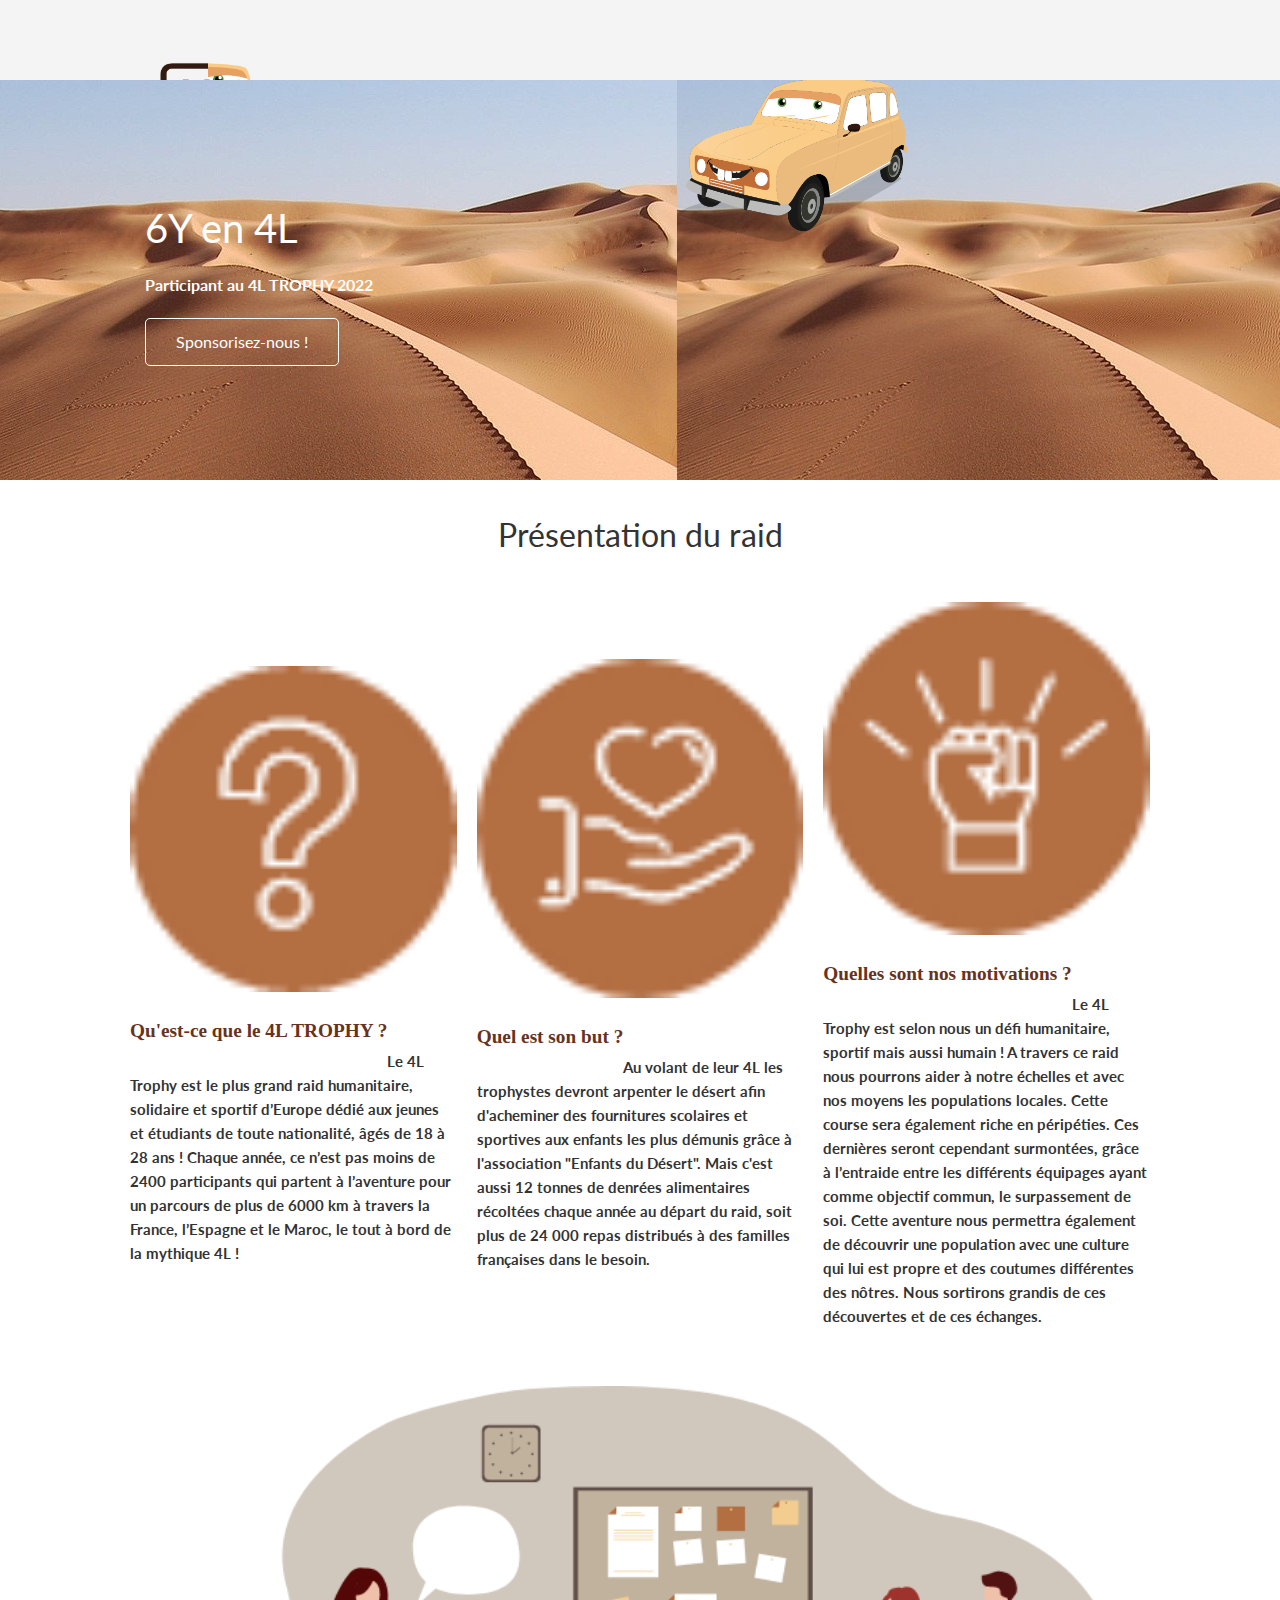
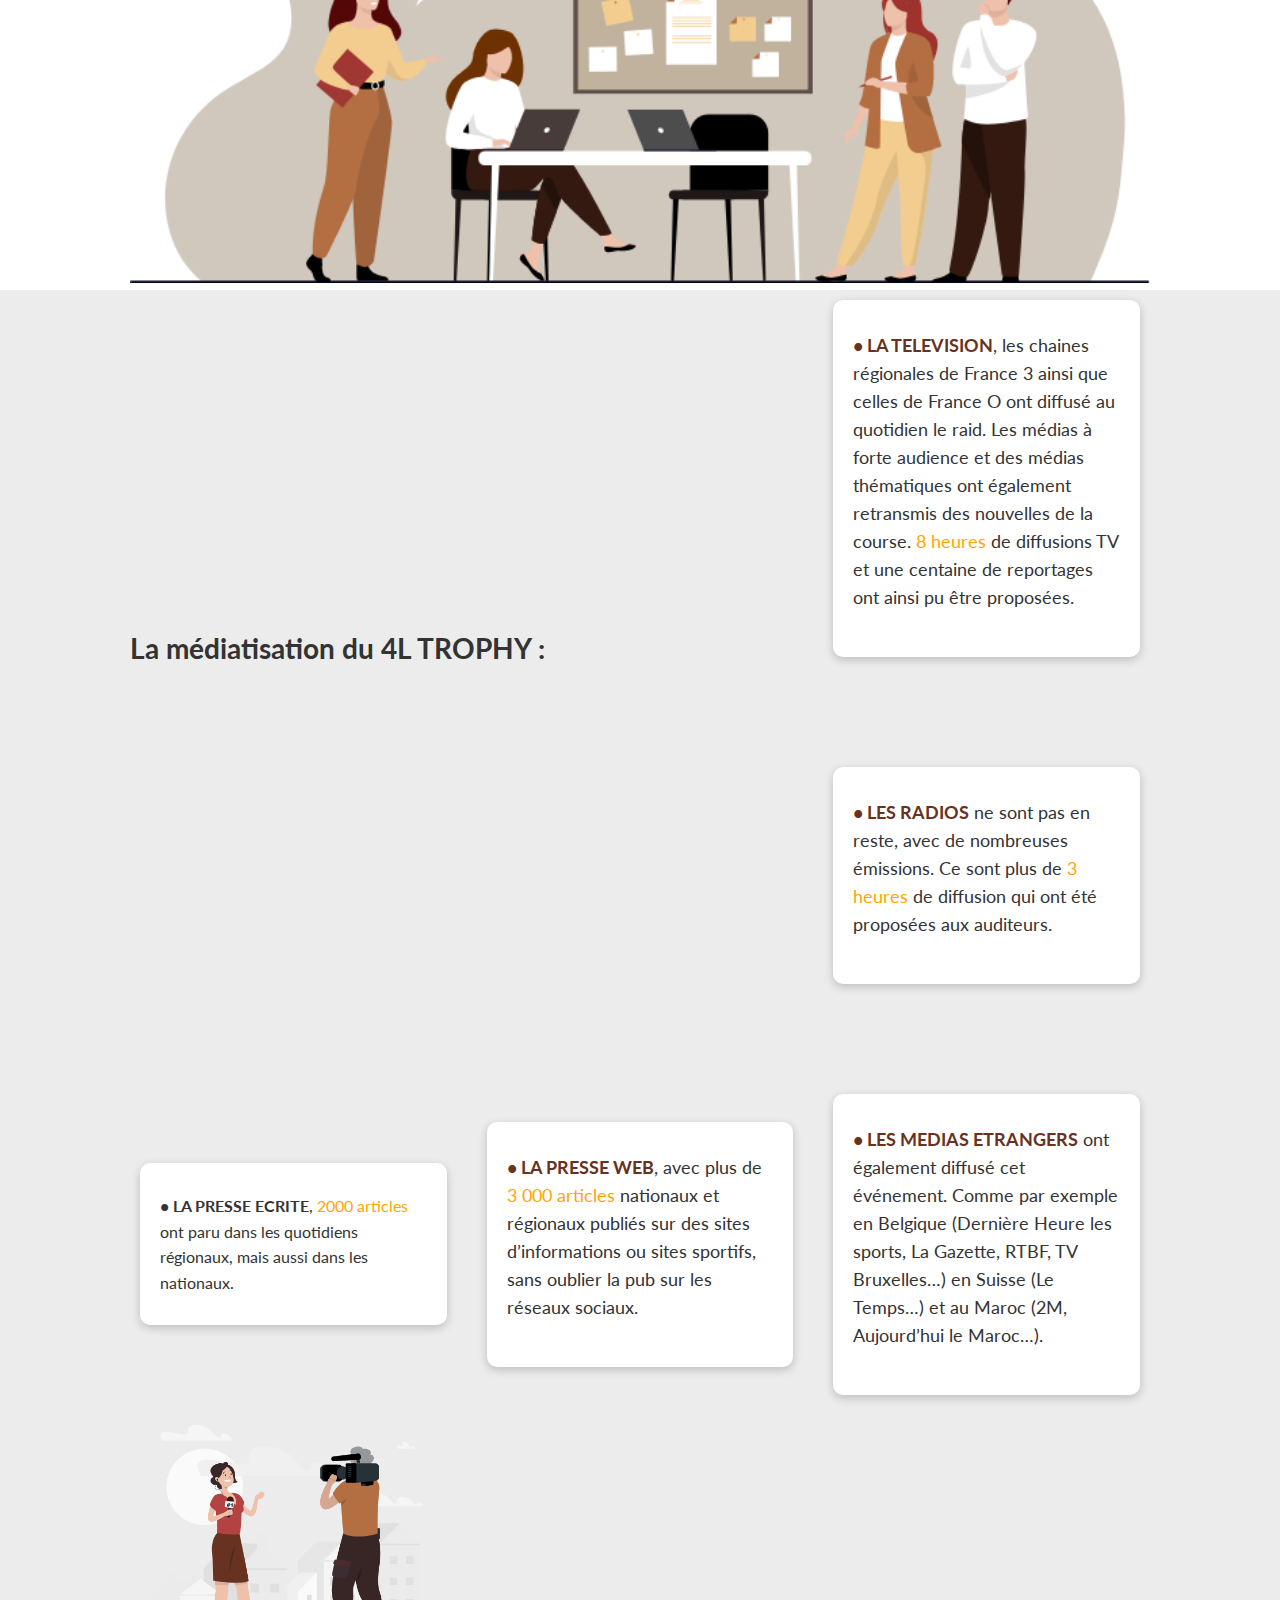
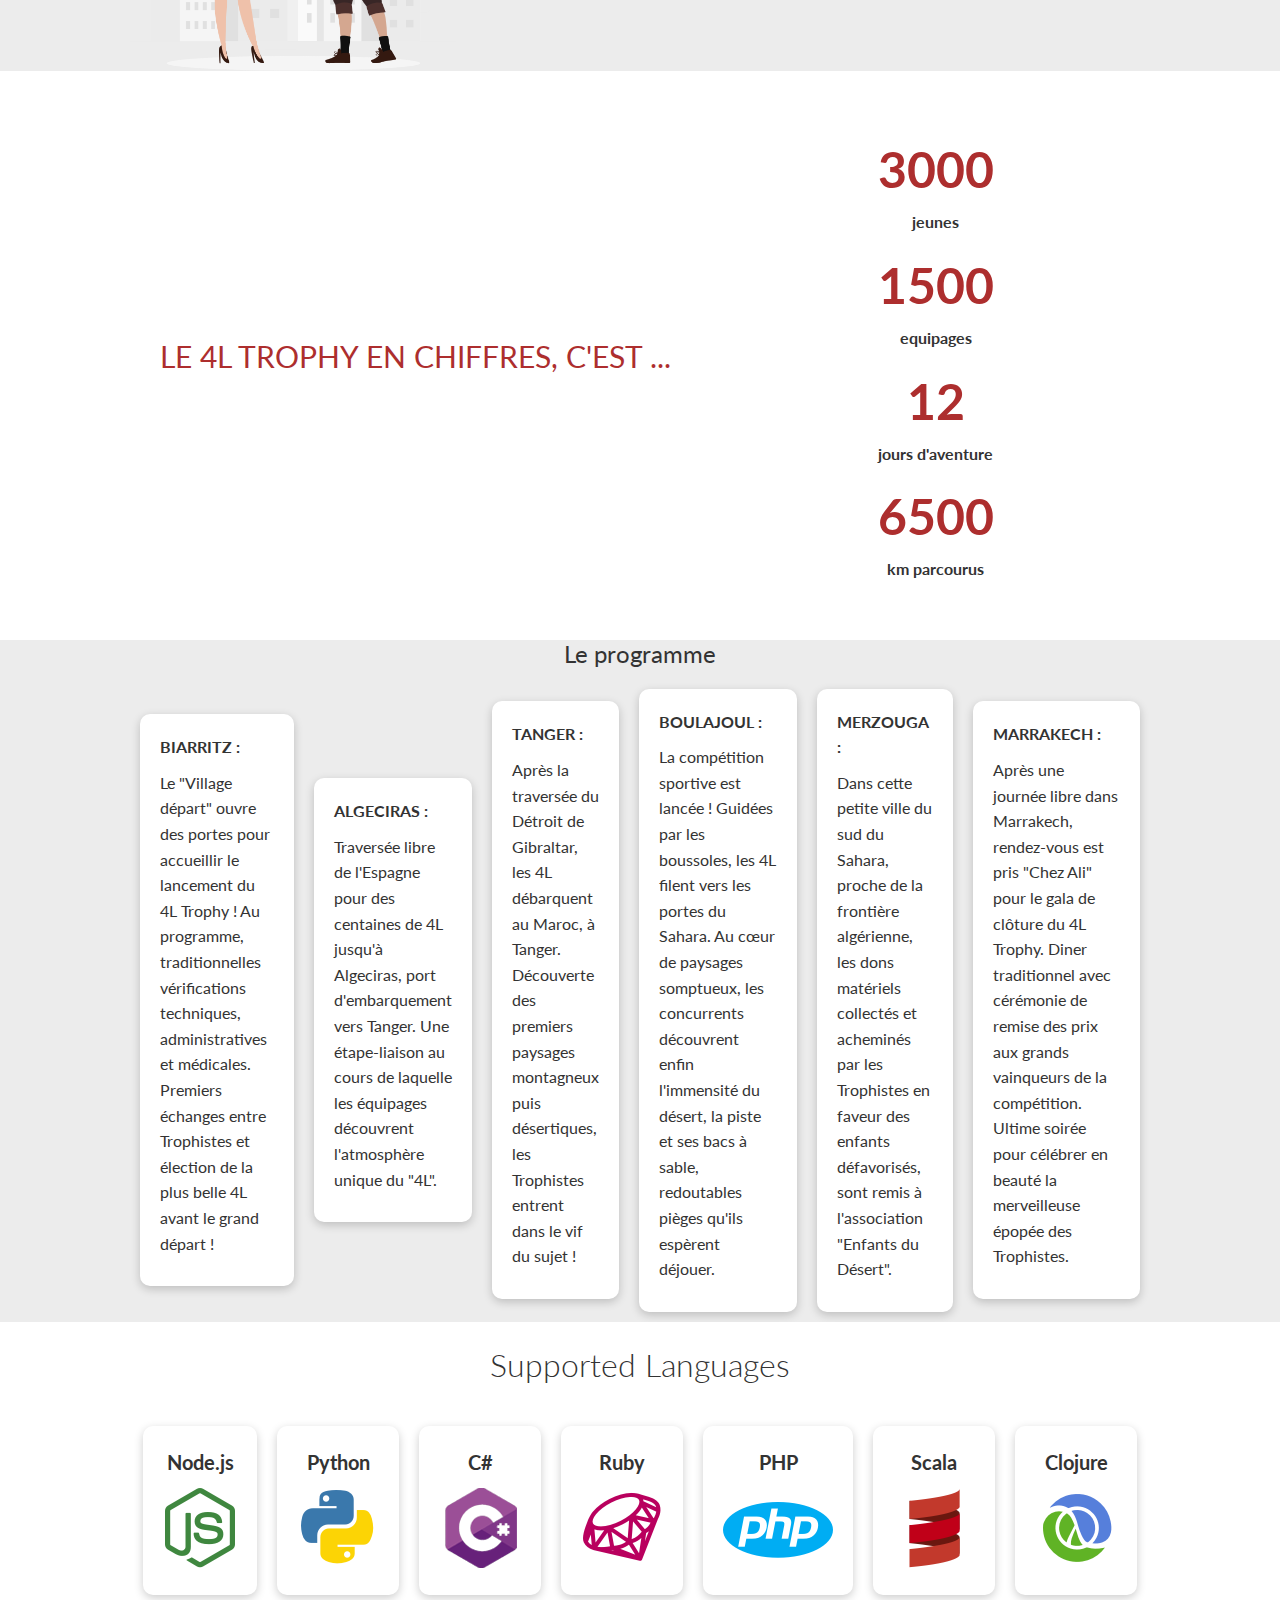
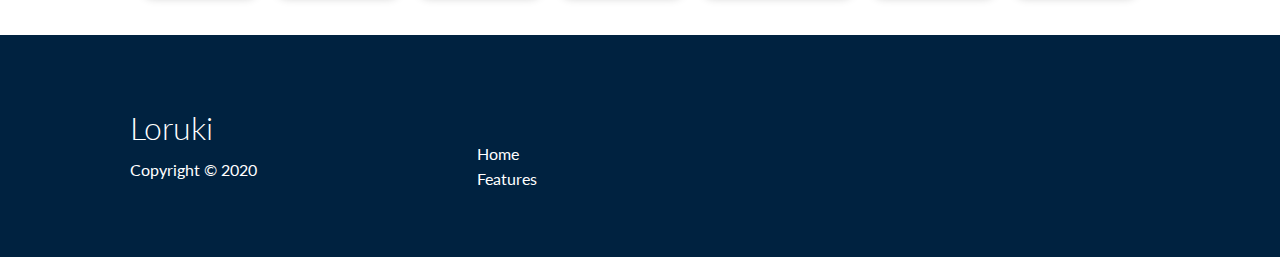
<file: grid2/index.html>
<!DOCTYPE html>
<html lang="en">
<head>
    <meta charset="UTF-8">
    <meta name="viewport" content="width=device-width, initial-scale=1.0">
    <link rel="stylesheet" href="https://cdnjs.cloudflare.com/ajax/libs/font-awesome/5.15.1/css/all.min.css" integrity="sha512-+4zCK9k+qNFUR5X+cKL9EIR+ZOhtIloNl9GIKS57V1MyNsYpYcUrUeQc9vNfzsWfV28IaLL3i96P9sdNyeRssA==" crossorigin="anonymous" />
    <link rel="stylesheet" href="css/utilities.css">
    <link rel="stylesheet" href="css/style.css">
    <title>6yen4l</title>
</head>
<body>
    <!-- Navbar -->
    <div class="navbar" >
        <div class="container flex">
            <nav>
                <img src="/image/logotmarron.png" class="logo" href="index.html" style="width: 16%; justify-content: center;" />
                <ul>
                    <li><a href="index.html">Home</a></li>
                    <li><a href="features.html">Features</a></li>
                    <li><a href="docs.html">Docs</a></li>
                </ul>
            </nav>
        </div>
    </div>
    
    <!-- Showcase -->
    <section class="showcase">
        <div class="container grid">
            <div class="showcase-text">
                <h1><strong>6Y en 4L</strong></h1>
                <p><strong>Participant au 4L TROPHY 2022</strong></p>
                <a href="features.html" class="btn btn-outline">Sponsorisez-nous !</a>
            </div>

            <div class="showcase-image">
                <img src="/image/4L.png" style="">
            </div>
        </div>
    </section>

    <!-- Stats -->
    <section class="presentation">
        <div class="container">
            <h1 class="titrePrincipal text-center my-1">
                <strong>Présentation du raid</strong>
            </h1>

            <div class="grid grid-3 text-center my-4">
                <div class="presentation-case">
                    <div class="text-center">
                        <img class="icon-presentation" src="/image/icon/Icon_1.png">
                        <h2><strong>Qu'est-ce que le 4L TROPHY ?</strong></h2>
                    </div>
                    <p>Le 4L Trophy est le plus grand raid humanitaire, solidaire et sportif d’Europe dédié aux jeunes et étudiants de toute nationalité, âgés de 18 à 28 ans ! Chaque année, ce n’est pas moins de 2400 participants qui partent à l’aventure pour un parcours de plus de 6000 km à travers la France, l’Espagne et le Maroc, le tout à bord de la mythique 4L ! </p>
                </div>
                <div class="presentation-case">
                    <div class="text-center">
                        <img class="icon-presentation" src="/image/icon/Icon_2.png">
                        <h2><strong>Quel est son but ?</strong></h2>
                    </div>
                    <p>Au volant de leur 4L les trophystes devront arpenter le désert afin d'acheminer des fournitures scolaires
                        et sportives aux enfants les plus démunis grâce à l'association "Enfants du Désert". Mais c'est aussi 12
                        tonnes de denrées alimentaires récoltées chaque année au départ du raid, soit plus de 24 000 repas
                        distribués à des familles françaises dans le besoin.</p>
                </div>
                <div class="presentation-case">
                    <div class="text-center">
                        <img class="icon-presentation" src="/image/icon/Icon_3.png">
                        <h2><strong>Quelles sont nos motivations ?</strong></h2>
                    </div>
                    <p>Le 4L Trophy est selon nous un défi humanitaire, sportif mais aussi humain ! A travers ce raid nous
                        pourrons aider à notre échelles et avec nos moyens les populations locales. Cette course sera également
                        riche en péripéties. Ces dernières seront cependant surmontées, grâce à l’entraide entre les différents
                        équipages ayant comme objectif commun, le surpassement de soi. Cette aventure nous permettra également de
                        découvrir une population avec une culture qui lui est propre et des coutumes différentes des nôtres. Nous
                        sortirons grandis de ces découvertes et de ces échanges.</p>
                </div>
            </div>
            <div class="text-center">
                <img src="/image/Illustration_projet.png">
            </div>
        </div>
    </section>

    <!-- Médiatisation -->
    <section class="mediatisation">
        <div class="container grid">
            <p class="h4 titre" style="margin-bottom: 10%;"><strong style="font-size: 28px;">La médiatisation du 4L TROPHY :</strong></p>
            <div class="card">
                <p class="texte"><span><strong>• LA TELEVISION</strong></span>, les chaines régionales de France 3 ainsi que celles de France O ont diffusé au
                quotidien le raid. Les médias à forte audience et des médias thématiques ont également retransmis des
                nouvelles de la course. 
                <span style="color:orange">8 heures</span> de diffusions TV et une centaine de reportages ont ainsi pu être proposées.
                </p>
            </div>
            <div class="card">
                <p class="texte"><span><strong>• LES RADIOS</strong></span> ne sont pas en reste, avec de nombreuses émissions. Ce sont plus de <span style="color:orange">3 heures</span> de
                    diffusion qui ont été proposées aux auditeurs.</p>
            </div>
            <div class="card">
                <p><span><strong>• LA PRESSE ECRITE</strong></span>, 
                    <span style="color:orange">2000 articles</span> ont paru dans les quotidiens régionaux, mais aussi dans les
                    nationaux.</p>
            </div>
            <div class="card">
                <p class="texte"><span><strong>• LA PRESSE WEB</strong></span>, avec plus de <span style="color:orange">3 000 articles</span> nationaux et régionaux publiés sur des sites
                    d’informations ou sites sportifs, sans oublier la pub sur les réseaux sociaux.</p>
            </div>
            <div class="card">
                <p class="texte"><span><strong>• LES MEDIAS ETRANGERS</strong></span> ont également diffusé cet événement. Comme par exemple en Belgique
                    (Dernière Heure les sports, La Gazette, RTBF, TV Bruxelles…) en Suisse (Le Temps…) et au Maroc (2M,
                    Aujourd’hui le Maroc…).</p>
            </div>
            <img src="/image/Illustration_média.png" alt="">
        </div>
    </section>

    <!-- Cloud -->
    <section class="chiffres  my-2 py-2">
        <div class="container grid">
            <div class="text-center">
                <h2 class="titrePrincipal"style="color: #ad2e2e; font-size: 30px;"><strong>LE 4L TROPHY EN CHIFFRES, C'EST ...</strong></h2>
            </div>
            <div class="grid-chiffres">
                <div class="text-center">
                    <strong><p class="h1 gras"><a style="color: #ad2e2e; font-size: 50px;">3000 </a></br>jeunes</p></strong>
                  </div>
                  <div class="text-center">
                    <strong><p class="h1 gras"><a style="color: #ad2e2e; font-size: 50px;">1500</a></br> equipages</p></strong>
                  </div>
                  <div class="text-center">
                    <strong><p class="h1 gras"><a style="color: #ad2e2e; font-size: 50px;">12 </a></br>jours d'aventure</p></strong>
                  </div>
          
                  <div class="text-center">
                    <strong><p class="h1 gras"><a style="color: #ad2e2e; font-size: 50px;">6500</a></br>km parcourus</p></strong>
                  </div>
            </div>
        </div>
    </section>

    <!-- Programme -->
    <section class="programme" style="background-color:#ECECEC ;">
        <h2 class="text-center titrePrincipal"><strong>Le programme</strong></h2>
        <div class="container flex">
            <div class="card">
                <h4>BIARRITZ :</h4>
                <p>Le "Village départ" ouvre des portes pour accueillir le lancement du 4L Trophy !
                    Au programme, traditionnelles vérifications techniques, administratives et médicales.  
                    Premiers échanges entre Trophistes et élection de la plus belle 4L avant le grand départ !</p>
            </div>
            <div class="card">
                <h4>ALGECIRAS :</h4>
                <p>Traversée libre de l'Espagne pour des centaines de 4L jusqu'à Algeciras, port d'embarquement vers Tanger. Une étape-liaison au cours de laquelle les  équipages découvrent l'atmosphère unique du "4L".</p>
            </div>
            <div class="card">
                <h4>TANGER :</h4>
                <p>Après la traversée du Détroit de Gibraltar, les 4L débarquent au Maroc, à Tanger. Découverte des premiers
                    paysages montagneux puis désertiques, les Trophistes entrent dans le vif du sujet !</p>
            </div>
            <div class="card">
                <h4>BOULAJOUL :</h4>
                <p>La compétition sportive est lancée ! Guidées par les boussoles, les 4L filent vers les portes du Sahara.
                    Au cœur de paysages somptueux, les concurrents découvrent enfin l'immensité du désert, la piste et ses
                    bacs à sable, redoutables pièges qu'ils espèrent déjouer.</p>
            </div>
            <div class="card">
                <h4>MERZOUGA :</h4>
                <p>Dans cette petite ville du sud du Sahara, proche de la frontière algérienne, les dons matériels collectés
                    et acheminés par les Trophistes en faveur des enfants défavorisés, sont remis à l'association "Enfants du
                    Désert".</p>
            </div>
            <div class="card">
                <h4>MARRAKECH :</h4>
                <p>Après une journée libre dans Marrakech, rendez-vous est pris "Chez Ali" pour le gala de clôture du 4L
                    Trophy. Diner traditionnel avec cérémonie de remise des prix aux grands vainqueurs de la compétition.
                    Ultime soirée pour célébrer en beauté la merveilleuse épopée des Trophistes.</p>
            </div>           
        </div>
    </section>

    <!--Aide -->




    <!-- Equipe -->





    <!-- adventure-->






    <!-- Parteneriat -->




    <!-- Contactez-nous -->
    


    <!-- Languages -->
    <section class="languages">
        <h2 class="md text-center my-2">
            Supported Languages
        </h2>
        <div class="container flex">
            <div class="card">
                <h4>Node.js</h4>
                <img src="images/logos/node.png" alt="">
            </div>
            <div class="card">
                <h4>Python</h4>
                <img src="images/logos/python.png" alt="">
              </div>
              <div class="card">
                <h4>C#</h4>
                <img src="images/logos/csharp.png" alt="">
              </div>
              <div class="card">
                <h4>Ruby</h4>
                <img src="images/logos/ruby.png" alt="">
              </div>
              <div class="card">
                <h4>PHP</h4>
                <img src="images/logos/php.png" alt="">
              </div>
              <div class="card">
                <h4>Scala</h4>
                <img src="images/logos/scala.png" alt="">
              </div>
              <div class="card">
                <h4>Clojure</h4>
                <img src="images/logos/clojure.png" alt="">
              </div>
        </div>
    </section>

    <!-- Footer -->
    <footer class="footer bg-dark py-5">
        <div class="container grid grid-3">
            <div>
                <h1>Loruki
                </h1>
                <p>Copyright &copy; 2020</p>
            </div>
            <nav>
                <ul>
                    <li><a href="index.html">Home</a></li>
                    <li><a href="features.html">Features</a></li>
                    <li><a href="docs.html">Docs</a></li>
                </ul>
            </nav>
            <div class="social">
                <a href="#"><i class="fab fa-github fa-2x"></i></a>
                <a href="#"><i class="fab fa-facebook fa-2x"></i></a>
                <a href="#"><i class="fab fa-instagram fa-2x"></i></a>
                <a href="#"><i class="fab fa-twitter fa-2x"></i></a>
            </div>
        </div>
    </footer>
</body>
</html>
</file>
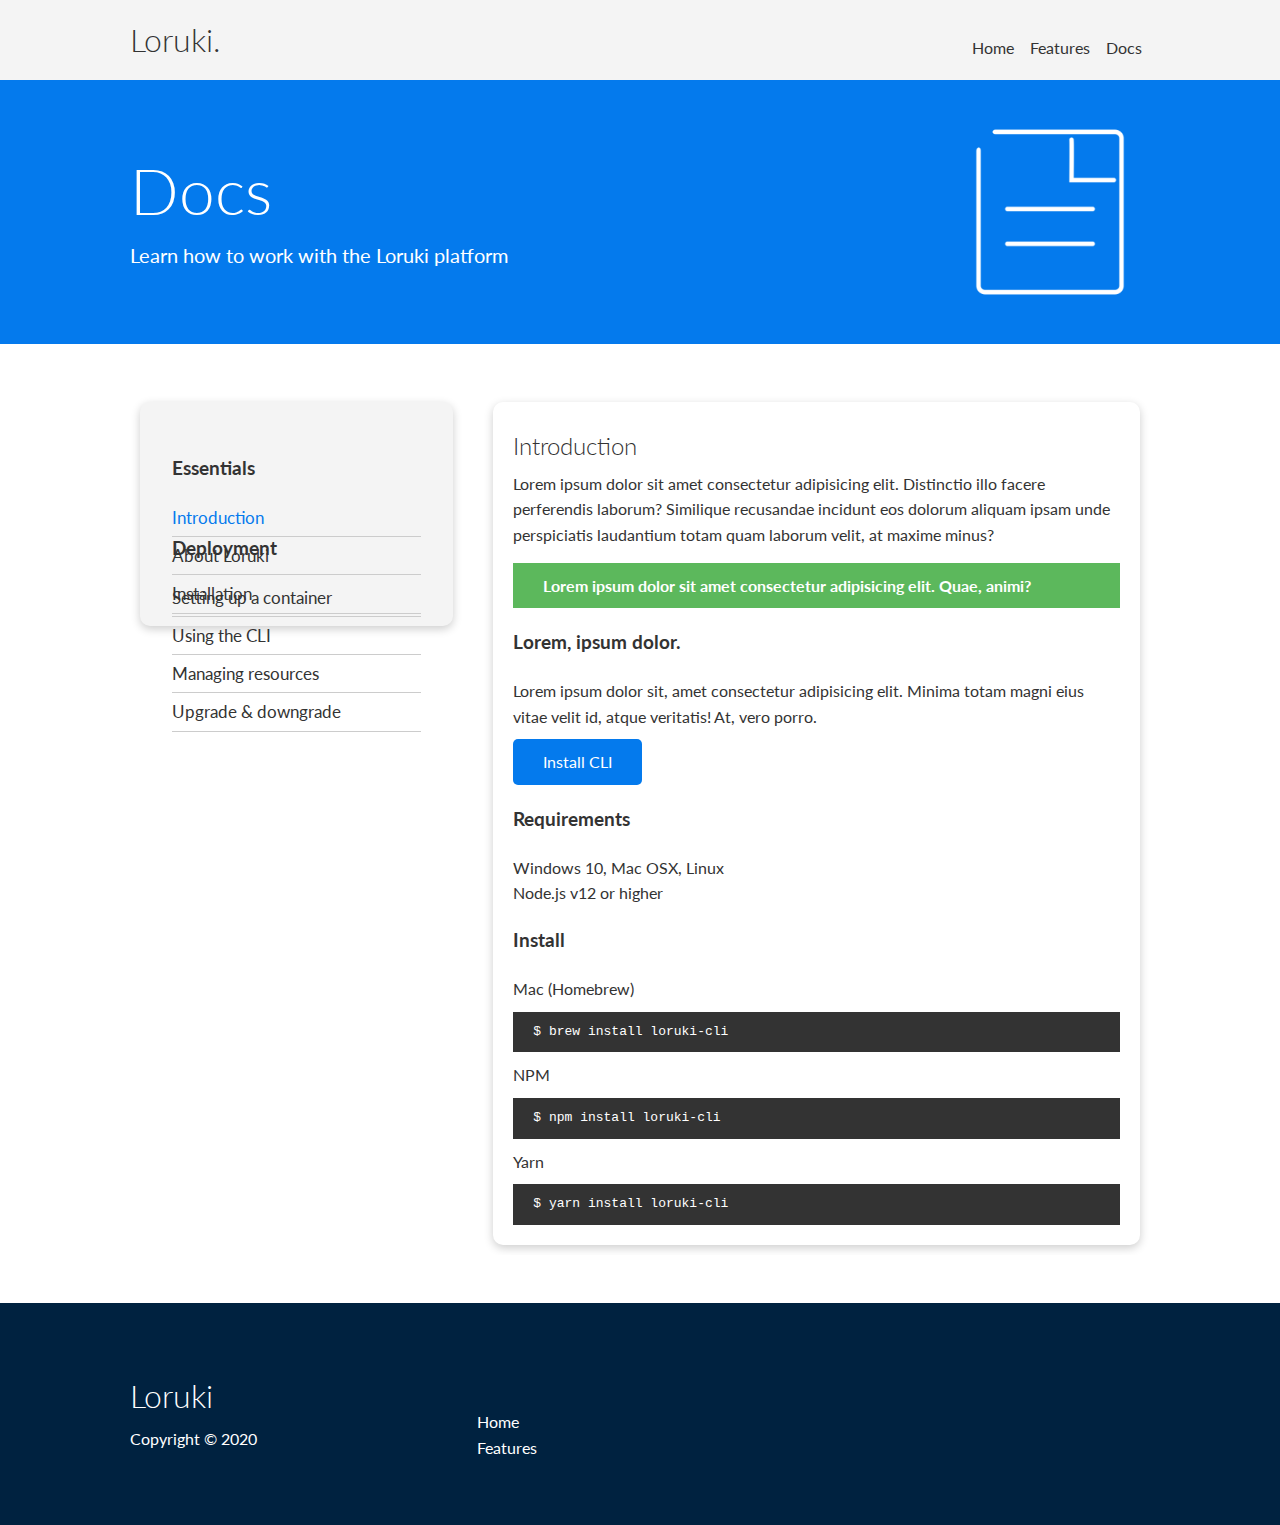
<file: grid2/docs.html>
<!DOCTYPE html>
<html lang="en">
<head>
    <meta charset="UTF-8">
    <meta name="viewport" content="width=device-width, initial-scale=1.0">
    <link rel="stylesheet" href="https://cdnjs.cloudflare.com/ajax/libs/font-awesome/5.15.1/css/all.min.css" integrity="sha512-+4zCK9k+qNFUR5X+cKL9EIR+ZOhtIloNl9GIKS57V1MyNsYpYcUrUeQc9vNfzsWfV28IaLL3i96P9sdNyeRssA==" crossorigin="anonymous" />
    <link rel="stylesheet" href="css/utilities.css">
    <link rel="stylesheet" href="css/style.css">
    <title>Loruki | Cloud Hosting For Everyone</title>
</head>
<body>
    <!-- Navbar -->
    <div class="navbar">
        <div class="container flex">
            <h1 class="logo">Loruki.</h1>
            <nav>
                <ul>
                    <li><a href="index.html">Home</a></li>
                    <li><a href="features.html">Features</a></li>
                    <li><a href="docs.html">Docs</a></li>
                </ul>
            </nav>
        </div>
    </div>

    <!-- Head -->
    <section class="docs-head bg-primary py-3">
        <div class="container grid">
            <div>
                <h1 class="xl">Docs</h1>
                <p class="lead">
                    Learn how to work with the Loruki platform
                </p>
            </div>
            <img src="images/docs.png" alt="">
        </div>
    </section>

    <!-- Docs main -->
    <section class="docs-main my-4">
        <div class="container grid">
            <div class="card bg-light p-3">
                <h3 class="my-2">Essentials</h3>
                <nav>
                    <ul>
                        <li><a class="text-primary" href="#">Introduction</a></li>
                        <li><a href="#">About Loruki</a></li>
                        <li><a href="#">Installation</a></li>
                    </ul>
                </nav>

                <h3 class="my-2">Deployment</h3>
                <nav>
                    <ul>
                        <li><a href="#">Setting up a container</a></li>
							<li><a href="#">Using the CLI</a></li>
							<li><a href="#">Managing resources</a></li>
							<li><a href="#">Upgrade & downgrade</a></li>
                    </ul>
                </nav>
            </div>
            <div class="card">
                <h2>Introduction</h2>
                <p>Lorem ipsum dolor sit amet consectetur adipisicing elit. Distinctio illo facere perferendis laborum? Similique recusandae incidunt eos dolorum aliquam ipsam unde perspiciatis laudantium totam quam laborum velit, at maxime minus?</p>

                <div class="alert alert-success">
                    <i class="fas fa-info"></i> Lorem ipsum dolor sit amet consectetur adipisicing elit. Quae, animi?
                </div>

                <h3>Lorem, ipsum dolor.</h3>
                <p>Lorem ipsum dolor sit, amet consectetur adipisicing elit. Minima totam magni eius vitae velit id, atque veritatis! At, vero porro.</p>
                <a href="#" class="btn btn-primary">Install CLI</a>

                <h3>Requirements</h3>
                <ul>
                    <li>Windows 10, Mac OSX, Linux</li>
                    <li>Node.js v12 or higher</li>
                </ul>

                <h3>Install</h3>
                <p>Mac (Homebrew)</p>
                <pre><code>$ brew install loruki-cli</code></pre>
                <p>NPM</p>
                <pre><code>$ npm install loruki-cli</code></pre>
                <p>Yarn</p>
                <pre><code>$ yarn install loruki-cli</code></pre>

            </div>
        </div>
    </section>
    
    <!-- Footer -->
    <footer class="footer bg-dark py-5">
        <div class="container grid grid-3">
            <div>
                <h1>Loruki
                </h1>
                <p>Copyright &copy; 2020</p>
            </div>
            <nav>
                <ul>
                    <li><a href="index.html">Home</a></li>
                    <li><a href="features.html">Features</a></li>
                    <li><a href="docs.html">Docs</a></li>
                </ul>
            </nav>
            <div class="social">
                <a href="#"><i class="fab fa-github fa-2x"></i></a>
                <a href="#"><i class="fab fa-facebook fa-2x"></i></a>
                <a href="#"><i class="fab fa-instagram fa-2x"></i></a>
                <a href="#"><i class="fab fa-twitter fa-2x"></i></a>
            </div>
        </div>
    </footer>
</body>
</html>
</file>
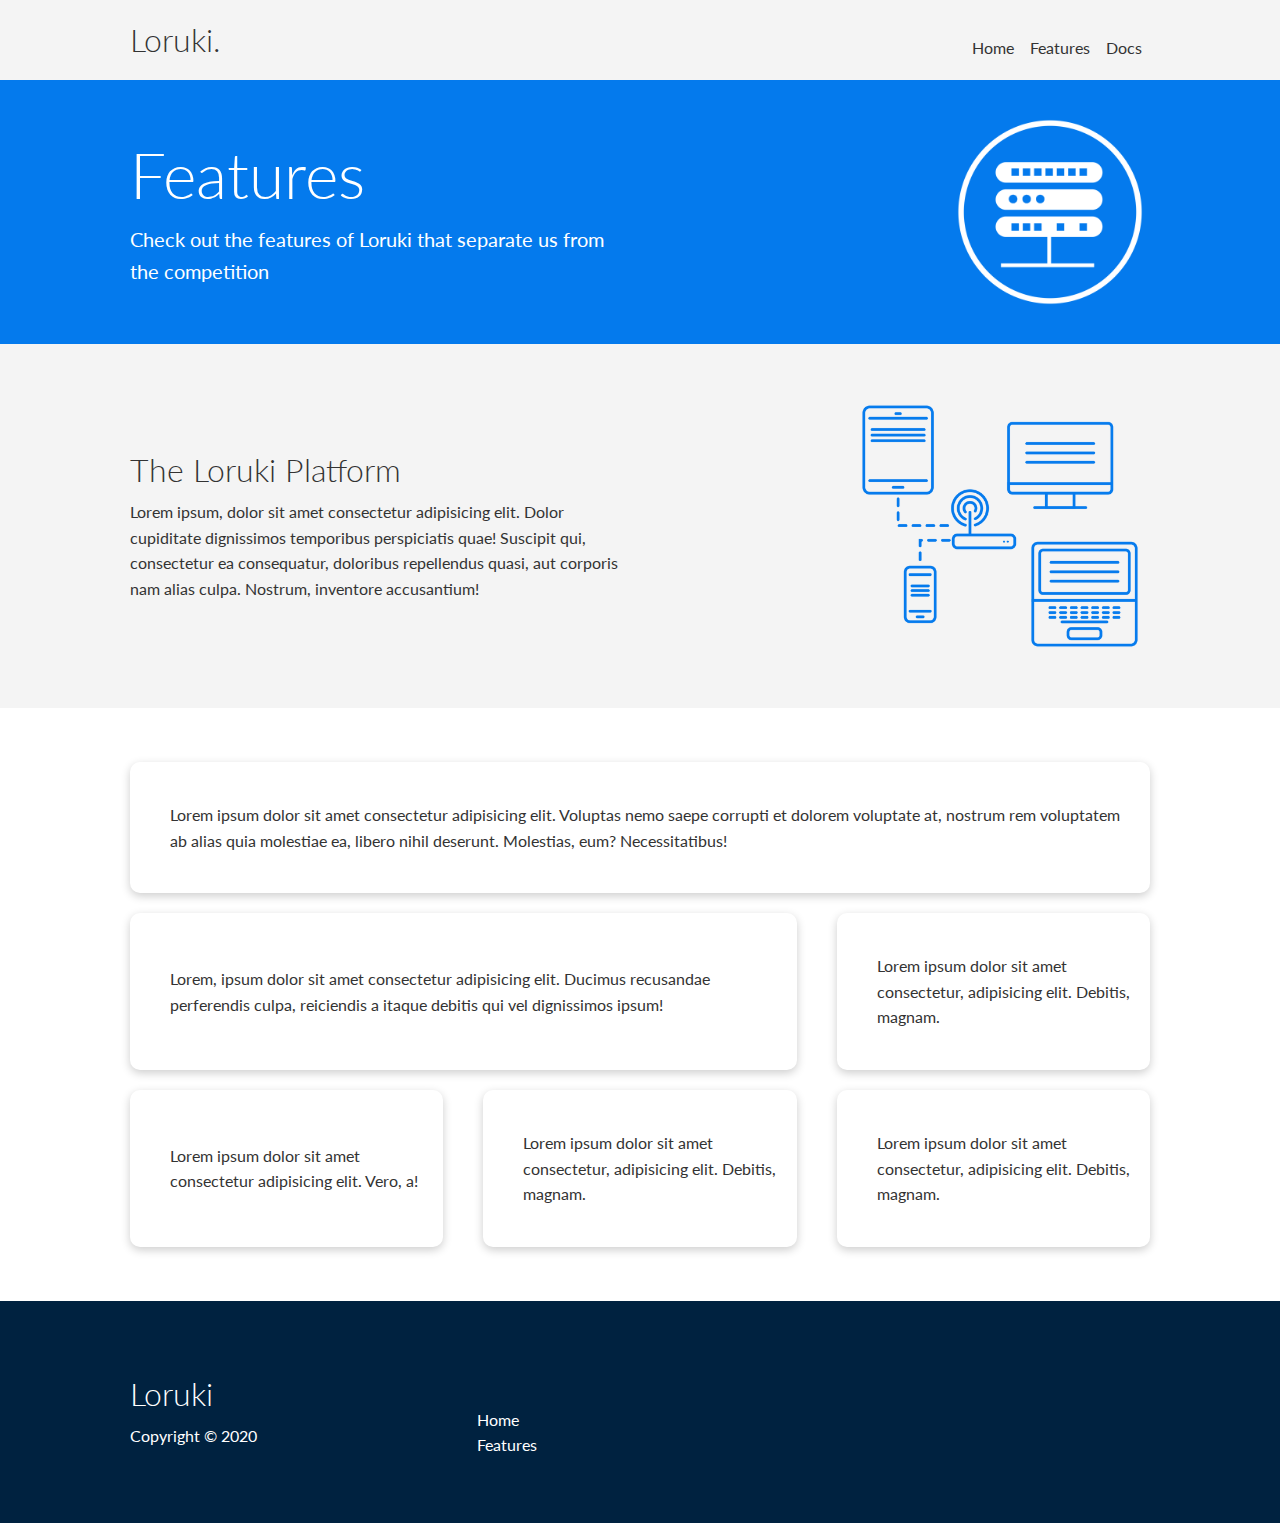
<file: grid2/features.html>
<!DOCTYPE html>
<html lang="en">
<head>
    <meta charset="UTF-8">
    <meta name="viewport" content="width=device-width, initial-scale=1.0">
    <link rel="stylesheet" href="https://cdnjs.cloudflare.com/ajax/libs/font-awesome/5.15.1/css/all.min.css" integrity="sha512-+4zCK9k+qNFUR5X+cKL9EIR+ZOhtIloNl9GIKS57V1MyNsYpYcUrUeQc9vNfzsWfV28IaLL3i96P9sdNyeRssA==" crossorigin="anonymous" />
    <link rel="stylesheet" href="css/utilities.css">
    <link rel="stylesheet" href="css/style.css">
    <title>Loruki | Cloud Hosting For Everyone</title>
</head>
<body>
    <!-- Navbar -->
    <div class="navbar">
        <div class="container flex">
            <h1 class="logo">Loruki.</h1>
            <nav>
                <ul>
                    <li><a href="index.html">Home</a></li>
                    <li><a href="features.html">Features</a></li>
                    <li><a href="docs.html">Docs</a></li>
                </ul>
            </nav>
        </div>
    </div>

    <!-- Head -->
    <section class="features-head bg-primary py-3">
        <div class="container grid">
            <div>
                <h1 class="xl">Features</h1>
                <p class="lead">
                    Check out the features of Loruki that separate us from the
						competition
                </p>
            </div>
            <img src="images/server.png" alt="">
        </div>
    </section>

    <!-- Sub head -->
    <section class="features-sub-head bg-light py-3">
        <div class="container grid">
            <div>
                <h1 class="md">The Loruki Platform</h1>
                <p>
                    Lorem ipsum, dolor sit amet consectetur adipisicing elit. Dolor cupiditate dignissimos temporibus perspiciatis quae! Suscipit qui, consectetur ea consequatur, doloribus repellendus quasi, aut corporis nam alias culpa. Nostrum, inventore accusantium!
                </p>
            </div>
            <img src="images/server2.png" alt="">
        </div>
    </section>

    <section class="features-main my-2">
        <div class="container grid grid-3">
            <div class="card flex">
                <i class="fas fa-server fa-3x"></i>
                <p>Lorem ipsum dolor sit amet consectetur adipisicing elit. Voluptas nemo saepe corrupti et dolorem voluptate at, nostrum rem voluptatem ab alias quia molestiae ea, libero nihil deserunt. Molestias, eum? Necessitatibus!</p>
            </div>
            <div class="card flex">
                <i class="fas fa-network-wired fa-3x"></i>
                <p>
                    Lorem, ipsum dolor sit amet consectetur adipisicing elit. Ducimus
                    recusandae perferendis culpa, reiciendis a itaque debitis qui vel
                    dignissimos ipsum!
                </p>
            </div>
            <div class="card flex">
                <i class="fas fa-laptop-code fa-3x"></i>
                <p>
                    Lorem ipsum dolor sit amet consectetur, adipisicing elit. Debitis,
                    magnam.
                </p>
            </div>
            <div class="card flex">
                <i class="fas fa-database fa-3x"></i>
                <p>
                    Lorem ipsum dolor sit amet consectetur adipisicing elit. Vero, a!
                </p>
            </div>
            <div class="card flex">
                <i class="fas fa-power-off fa-3x"></i>
                <p>
                    Lorem ipsum dolor sit amet consectetur, adipisicing elit. Debitis,
                    magnam.
                </p>
            </div>
            <div class="card flex">
                <i class="fas fa-upload fa-3x"></i>
                <p>
                    Lorem ipsum dolor sit amet consectetur, adipisicing elit. Debitis,
                    magnam.
                </p>
            </div>
        </div>
    </section>

    <!-- Footer -->
    <footer class="footer bg-dark py-5">
        <div class="container grid grid-3">
            <div>
                <h1>Loruki
                </h1>
                <p>Copyright &copy; 2020</p>
            </div>
            <nav>
                <ul>
                    <li><a href="index.html">Home</a></li>
                    <li><a href="features.html">Features</a></li>
                    <li><a href="docs.html">Docs</a></li>
                </ul>
            </nav>
            <div class="social">
                <a href="#"><i class="fab fa-github fa-2x"></i></a>
                <a href="#"><i class="fab fa-facebook fa-2x"></i></a>
                <a href="#"><i class="fab fa-instagram fa-2x"></i></a>
                <a href="#"><i class="fab fa-twitter fa-2x"></i></a>
            </div>
        </div>
    </footer>
</body>
</html>
</file>
<file: grid2/css/utilities.css>
.container {
  max-width: 1100px;
  margin: 0 auto;
  overflow: hidden;
  padding: 0 40px;
}

.card {
  background-color: #fff;
  color: #333;
  border-radius: 10px;
  box-shadow: 0 3px 10px rgba(0, 0, 0, 0.2);
  padding: 20px;
  margin: 10px;
}

.btn {
  display: inline-block;
  padding: 10px 30px;
  cursor: pointer;
  background: var(--primary-color);
  color: #fff;
  border: none;
  border-radius: 5px;
}

.btn-outline {
  background-color: transparent;
  border: 1px #fff solid;
}

.btn:hover {
  transform: scale(0.98);
}

/* Backgrounds & colored buttons */
.bg-primary,
.btn-primary {
  background-color: var(--primary-color);
  color: #fff;
}

.bg-secondary,
.btn-secondary {
  background-color: var(--secondary-color);
  color: #fff;
}

.bg-dark,
.btn-dark {
  background-color: var(--dark-color);
  color: #fff;
}

.bg-light,
.btn-light {
  background-color: var(--light-color);
  color: #333;
}

.bg-primary a,
.btn-primary a,
.bg-secondary a,
.btn-secondary a,
.bg-dark a,
.btn-dark a {
  color: #fff;
}

/* Text colors */
.text-primary {
  color: var(--primary-color);
}

.text-secondary {
  color: var(--secondary-color);
}

.text-dark {
  color: var(--dark-color);
}

.text-light {
  color: var(--light-color);
}

/* Text sizes */
.lead {
  font-size: 20px;
}

.sm {
  font-size: 1rem;
}

.md {
  font-size: 2rem;
}

.lg {
  font-size: 3rem;
}

.xl {
  font-size: 4rem;
}

.text-center {
  text-align: center;
}

/* Alert */
.alert {
  background-color: var(--light-color);
  padding: 10px 20px;
  font-weight: bold;
  margin: 15px 0;
}

.alert i {
  margin-right: 10px;
}

.alert-success {
  background-color: var(--success-color);
  color: #fff;
}

.alert-error {
  background-color: var(--error-color);
  color: #fff;
}

.flex {
  display: flex;
  justify-content: center;
  align-items: center;
  height: 100%;
}

.grid {
  display: grid;
  grid-template-columns: repeat(2, 1fr);
  gap: 20px;
  justify-content: center;
  align-items: center;
  height: 100%;
}

.grid-3 {
  grid-template-columns: repeat(3, 1fr);
}

/* Margin */
.my-1 {
  margin: 1rem 0;
}

.my-2 {
  margin: 1.5rem 0;
}

.my-3 {
  margin: 2rem 0;
}

.my-4 {
  margin: 3rem 0;
}

.my-5 {
  margin: 4rem 0;
}

.m-1 {
  margin: 1rem;
}

.m-2 {
  margin: 1.5rem;
}

.m-3 {
  margin: 2rem;
}

.m-4 {
  margin: 3rem;
}

.m-5 {
  margin: 4rem;
}

/* Padding */
.py-1 {
  padding: 1rem 0;
}

.py-2 {
  padding: 1.5rem 0;
}

.py-3 {
  padding: 2rem 0;
}

.py-4 {
  padding: 3rem 0;
}

.py-5 {
  padding: 4rem 0;
}

.p-1 {
  padding: 1rem;
}

.p-2 {
  padding: 1.5rem;
}

.p-3 {
  padding: 2rem;
}

.p-4 {
  padding: 3rem;
}

.p-5 {
  padding: 4rem;
}
</file>
<file: grid2/css/style.css>
@import url('https://fonts.googleapis.com/css2?family=Lato:wght@300&display=swap');

:root {
  --primary-color: #047aed;
  --secondary-color: #1c3fa8;
  --dark-color: #002240;
  --light-color: #f4f4f4;
  --success-color: #5cb85c;
  --error-color: #d9534f;
}

* {
  box-sizing: border-box;
  padding: 0;
  margin: 0;
  
}

body {
  font-family: 'Lato', sans-serif;
  color: #333;
  line-height: 1.6;
 
}

ul {
  list-style-type: none;
}

a {
  text-decoration: none;
  color: #333;
}

h1,
h2 {
  font-weight: 300;
  line-height: 1.2;
  margin: 10px 0;
}

p {
  margin: 10px 0;
  
}

img {
  width: 100%;
}

code,
pre {
  background: #333;
  color: #fff;
  padding: 10px;
}

nav{
  height: 10px;
}

.texte{
  margin-top: 12px;
  margin-bottom: 25px;
  font-size: 17.5px;
}

.hidden {
  visibility: hidden;
  height: 0;
}

.texte span{
  color: rgb(104, 50, 32);
}


/* Navbar */
.navbar {
  background-color: var(--light-color);
  height: 80px;
}

.navbar ul {
  display: flex;
}

.navbar a {
  padding: 8px;
}

.navbar .flex {
  justify-content: space-between;
}

/* Showcase */
.showcase {
  height: 400px;
  background-image: url(/image/desert.jpg);
  color: #fff;
  position: relative;
}

.showcase h1 {
  font-size: 40px;
}

.showcase p {
  margin: 20px 0;
}

.showcase .grid {
  overflow: hidden;
  grid-template-columns: 55% auto;
  gap: 30px;
}

.showcase-text {
  animation: slideInFromLeft 1s ease-in;
}

.showcase-image {
  position: relative;
  top: -140px;
  left: -140px;
  height: 350px;
  width: 400px;
  padding: 40px;
  justify-self: flex-end;
  animation: slideInFromRight 1s ease-in;
  
}


/* Stats */
.presentation {
  padding-top: 20px;
  animation: slideInFromBottom 1s ease-in;
}

.presentation .grid h2 {
  
  float: inline-start;
  font-family: 'acumin-pro';
  font-weight: 400;
  color: rgb(104, 50, 32);
  font-size: calc(18px + .10vw);
  padding-top: 10px;

}

.presentation .grid p {
  margin-top: 50px;
  font-size: 15px;
  font-weight: bold;
  text-align: start;
}

/* mediatisation */
.mediatisation{
  background-color:#ECECEC ;
}

.mediatisation .grid {
  grid-template-columns: repeat(3, 1fr);
  grid-template-rows: repeat(2, 1fr);
}

.mediatisation .grid > *:first-child {
  grid-column: 1 / span 2;
  grid-row: 1 / span 2;
}

/* Cloud */
.chiffres .grid {
  grid-template-columns: 4fr 3fr;
}

/* Languages */

.languages .flex {
  flex-wrap: wrap;
}

.languages .card {
  text-align: center;
  margin: 18px 10px 40px;
  transition: transform 0.2s ease-in;
}

.languages .card h4 {
  font-size: 20px;
  margin-bottom: 10px;
}

.languages .card:hover {
  transform: translateY(-15px);
}

/* Features */
.features-head img,
.docs-head img {
  width: 200px;
  justify-self: flex-end;
}

.features-sub-head img {
  width: 300px;
  justify-self: flex-end;
}

.features-main .card > i {
  margin-right: 20px;
}

.features-main .grid {
  padding: 30px;
}

.features-main .grid > *:first-child {
  grid-column: 1 / span 3;
}

.features-main .grid > *:nth-child(2) {
  grid-column: 1 / span 2;
}

/* Docs */
.docs-main h3 {
  margin: 20px 0;
}

.docs-main .grid {
  grid-template-columns: 1fr 2fr;
  align-items: flex-start;
}

.docs-main nav li {
  font-size: 17px;
  padding-bottom: 5px;
  margin-bottom: 5px;
  border-bottom: 1px #ccc solid;
}

.docs-main a:hover {
  font-weight: bold;
}

/* Animations */
@keyframes slideInFromLeft {
  0% {
    transform: translateX(-100%);
  }

  100% {
    transform: translateX(0);
  }
}

@keyframes slideInFromRight {
  0% {
    transform: translateX(100%);
  }

  100% {
    transform: translateX(0);
  }
}

@keyframes slideInFromTop {
  0% {
    transform: translateY(-100%);
  }

  100% {
    transform: translateX(0);
  }
}

@keyframes slideInFromBottom {
  0% {
    transform: translateY(100%);
  }

  100% {
    transform: translateX(0);
  }
}

/* Tablets and under */
@media (max-width: 768px) {
  .grid,
  .showcase .grid,
  .presentation .grid,
  .mediatisation .grid,
  .chiffres .grid,
  .features-main .grid,
  .docs-main .grid {
    grid-template-columns: 1fr;
    grid-template-rows: 1fr;
  }

  .showcase {
    height: auto;
  }

  .showcase-text {
    text-align: center;
    margin-top: 40px;
    animation: slideInFromTop 1s ease-in;
  }

  .showcase-image {
    justify-self: center;
    margin: auto;
    animation: slideInFromBottom 1s ease-in;
  }

  .mediatisation .grid > *:first-child {
    grid-column: 1;
    grid-row: 1;
  }

  .features-head,
  .features-sub-head,
  .docs-head {
    text-align: center;
  }

  .features-head img,
  .features-sub-head img,
  .docs-head img {
    justify-self: center;
  }

  .features-main .grid > *:first-child,
  .features-main .grid > *:nth-child(2) {
    grid-column: 1;
  }
}

/* Mobile */
@media (max-width: 500px) {
  .navbar {
    height: 70px;
  }

  .navbar .flex {
    flex-direction: column;
  }

  .navbar ul {
    position: relative;
    right: -40%;
    top:-50px;
  }
  .showcase{
    height: 700px;
  }
  .showcase-image {
    width: 100%;
    position: relative;
    top:-120px;
    left:-110px;
  }

  .showcase-image img{
    width: 200%;
  }

  .titrePrincipal{
    font-family: 'acumin-pro';
    font-weight: 400;
    color: rgb(104, 50, 32);
    font-size: calc(40px + .10vw);
  }

  .sous-titre-presentation{
    margin-right: 10%;
  }

  .icon-presentation{
    width: 13%;
    float: left;
  }

  .grid-chiffres{
    display: grid;
    grid-template-columns: 1fr 1fr;
    grid-auto-rows: minmax(100px, auto);
    grid-gap: 20px;
  }

  .programme{
    overflow-x: visible;
  }
}
</file>
